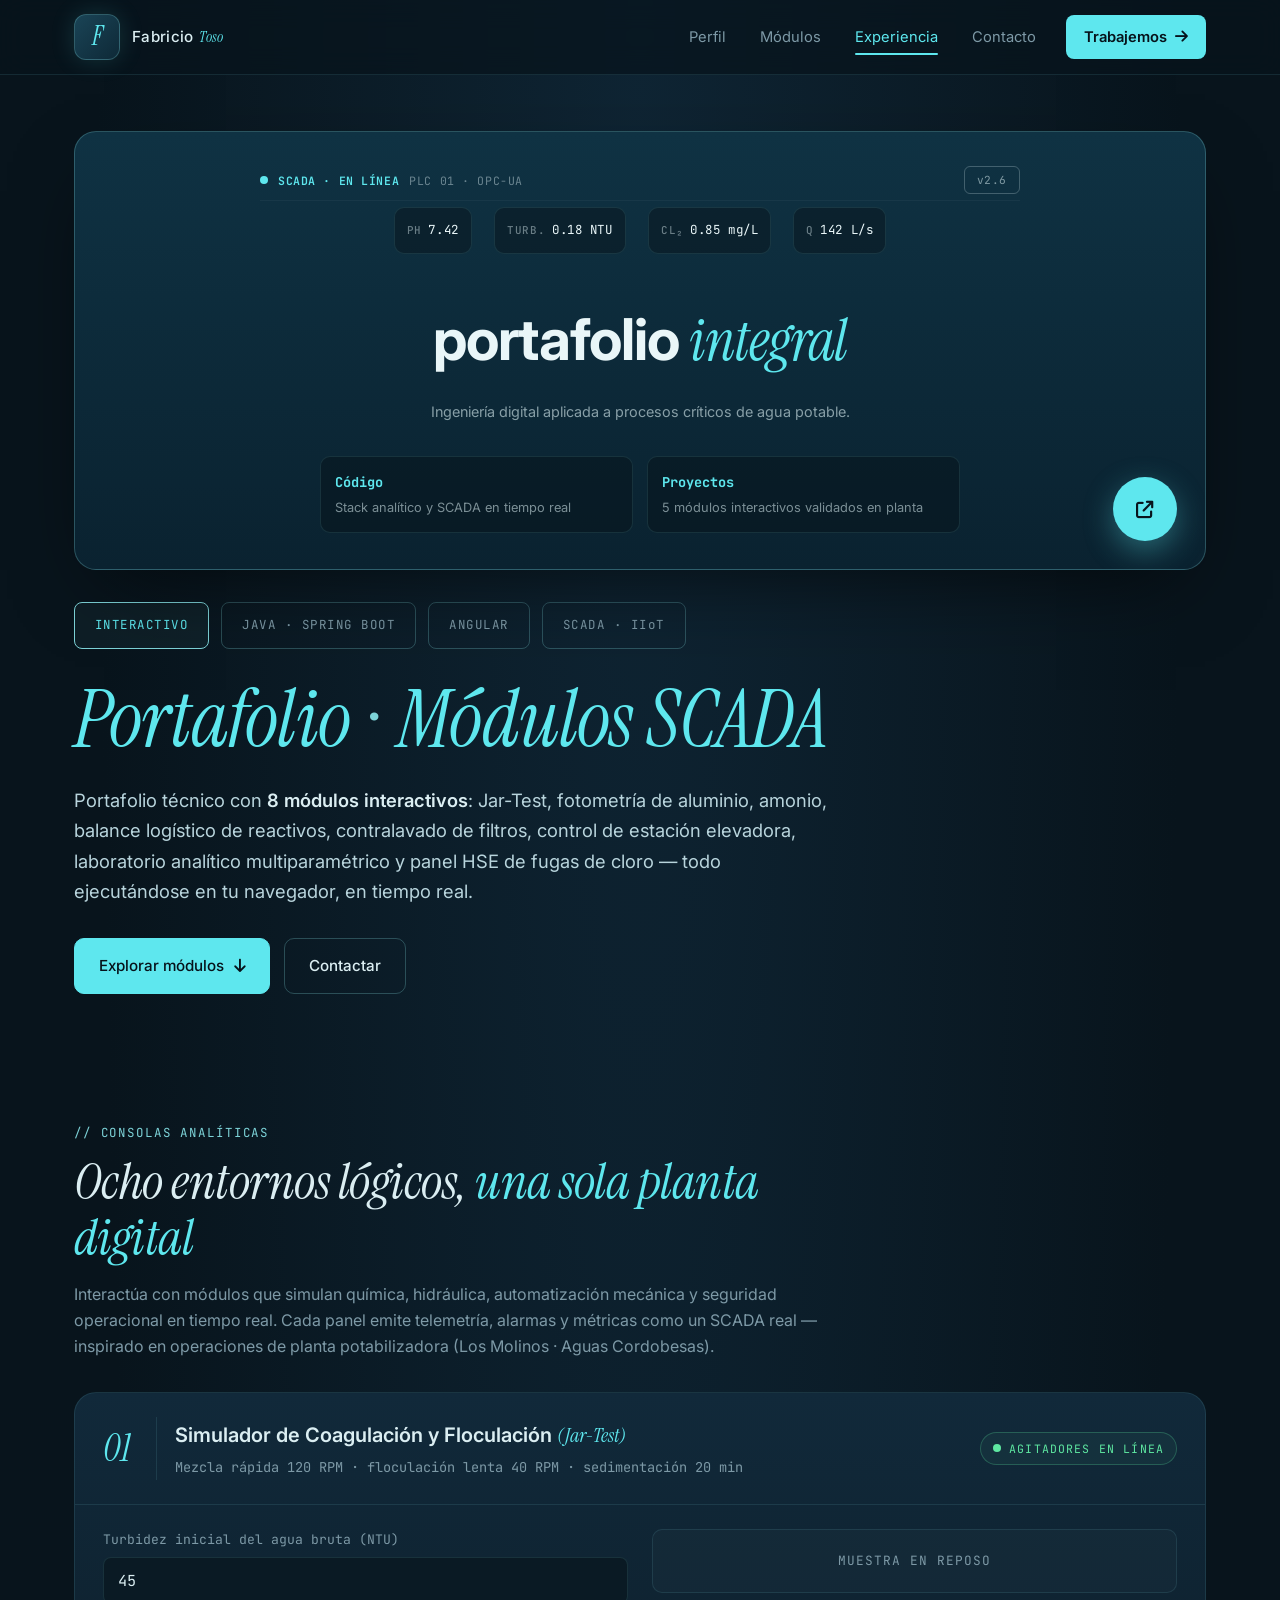
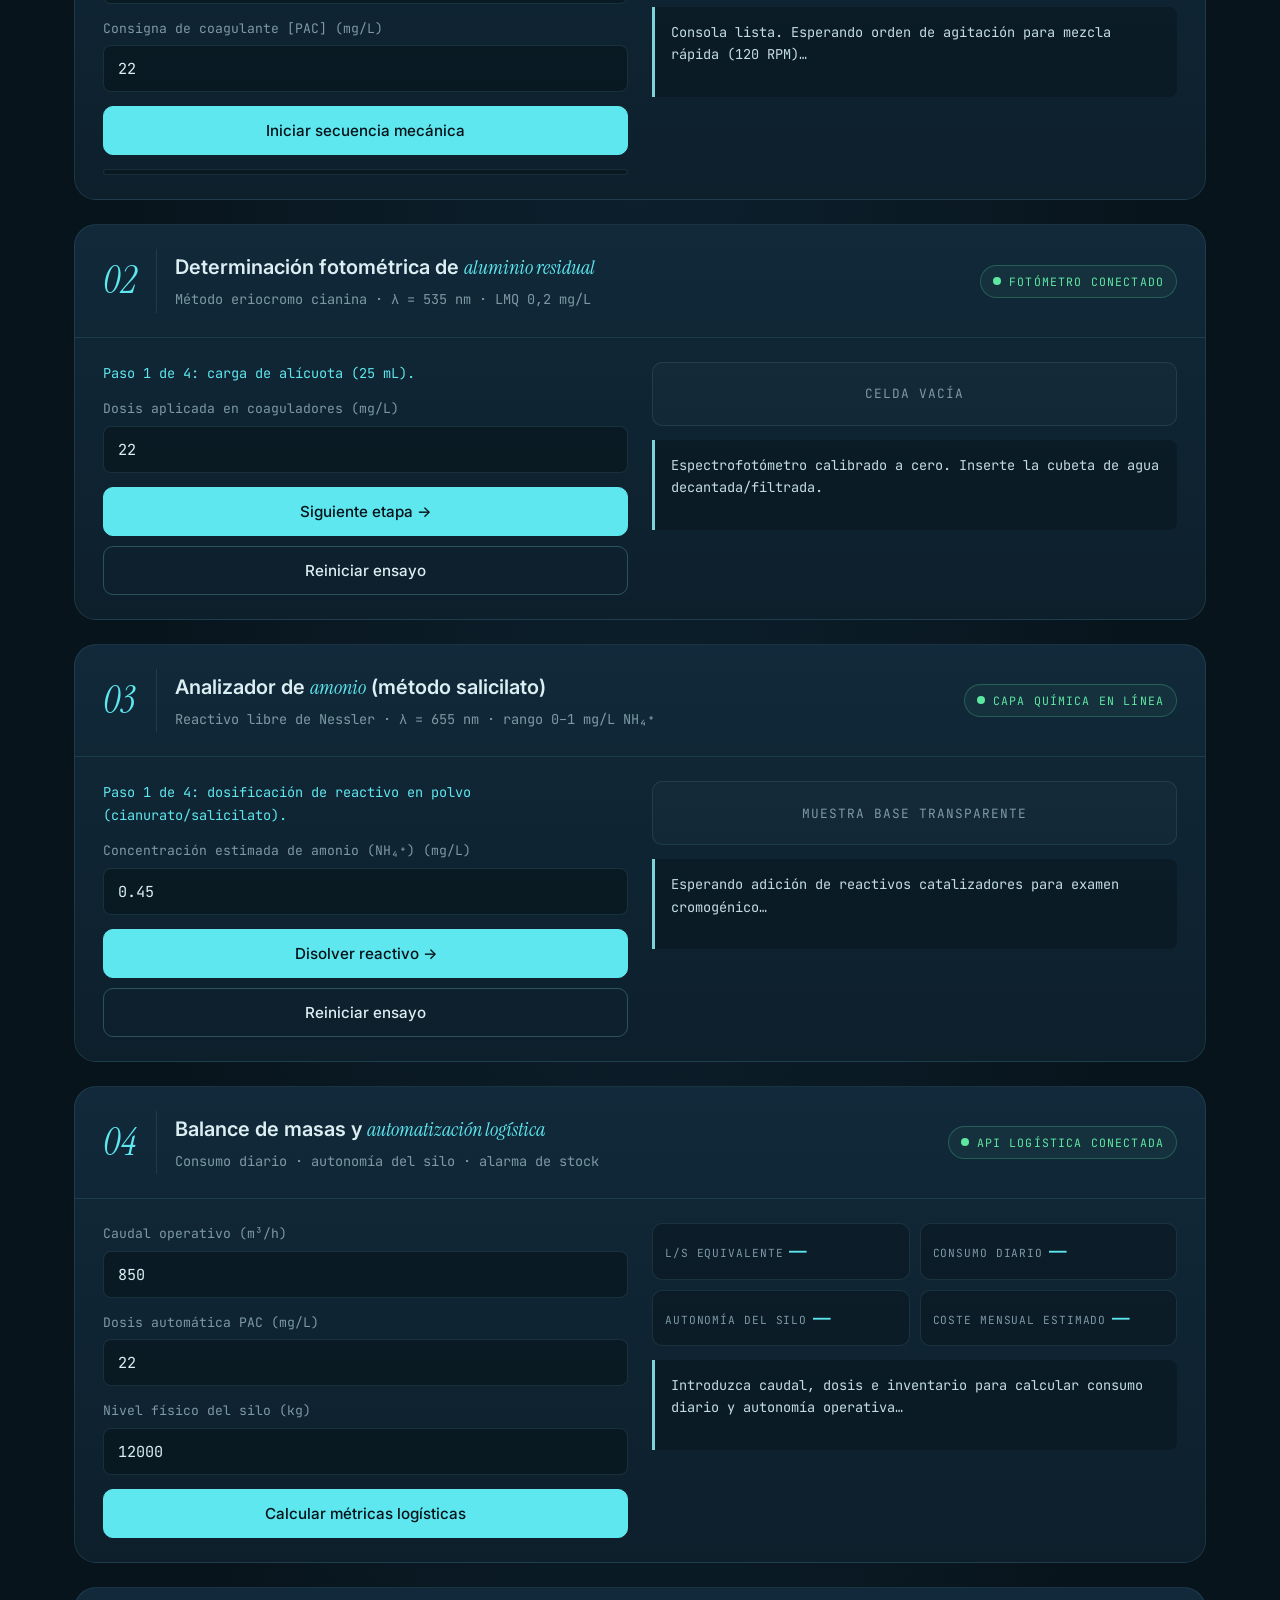
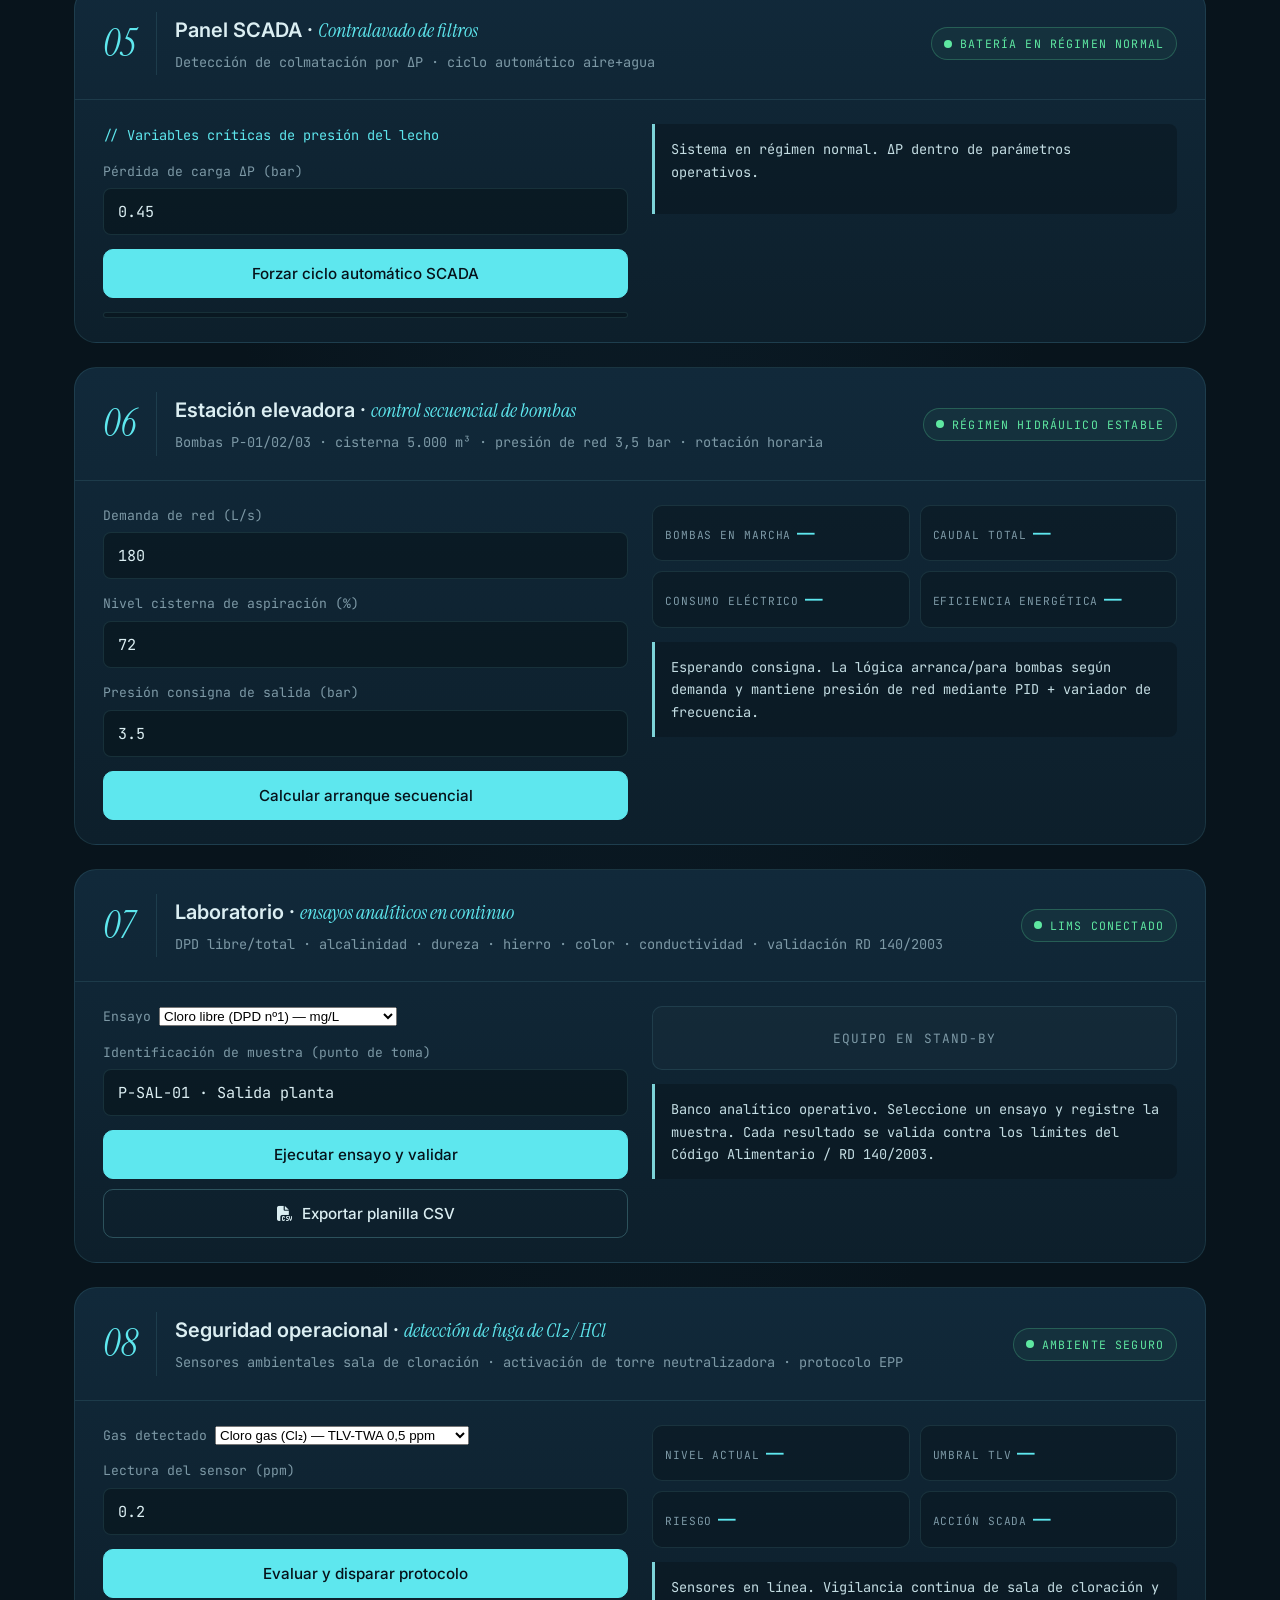
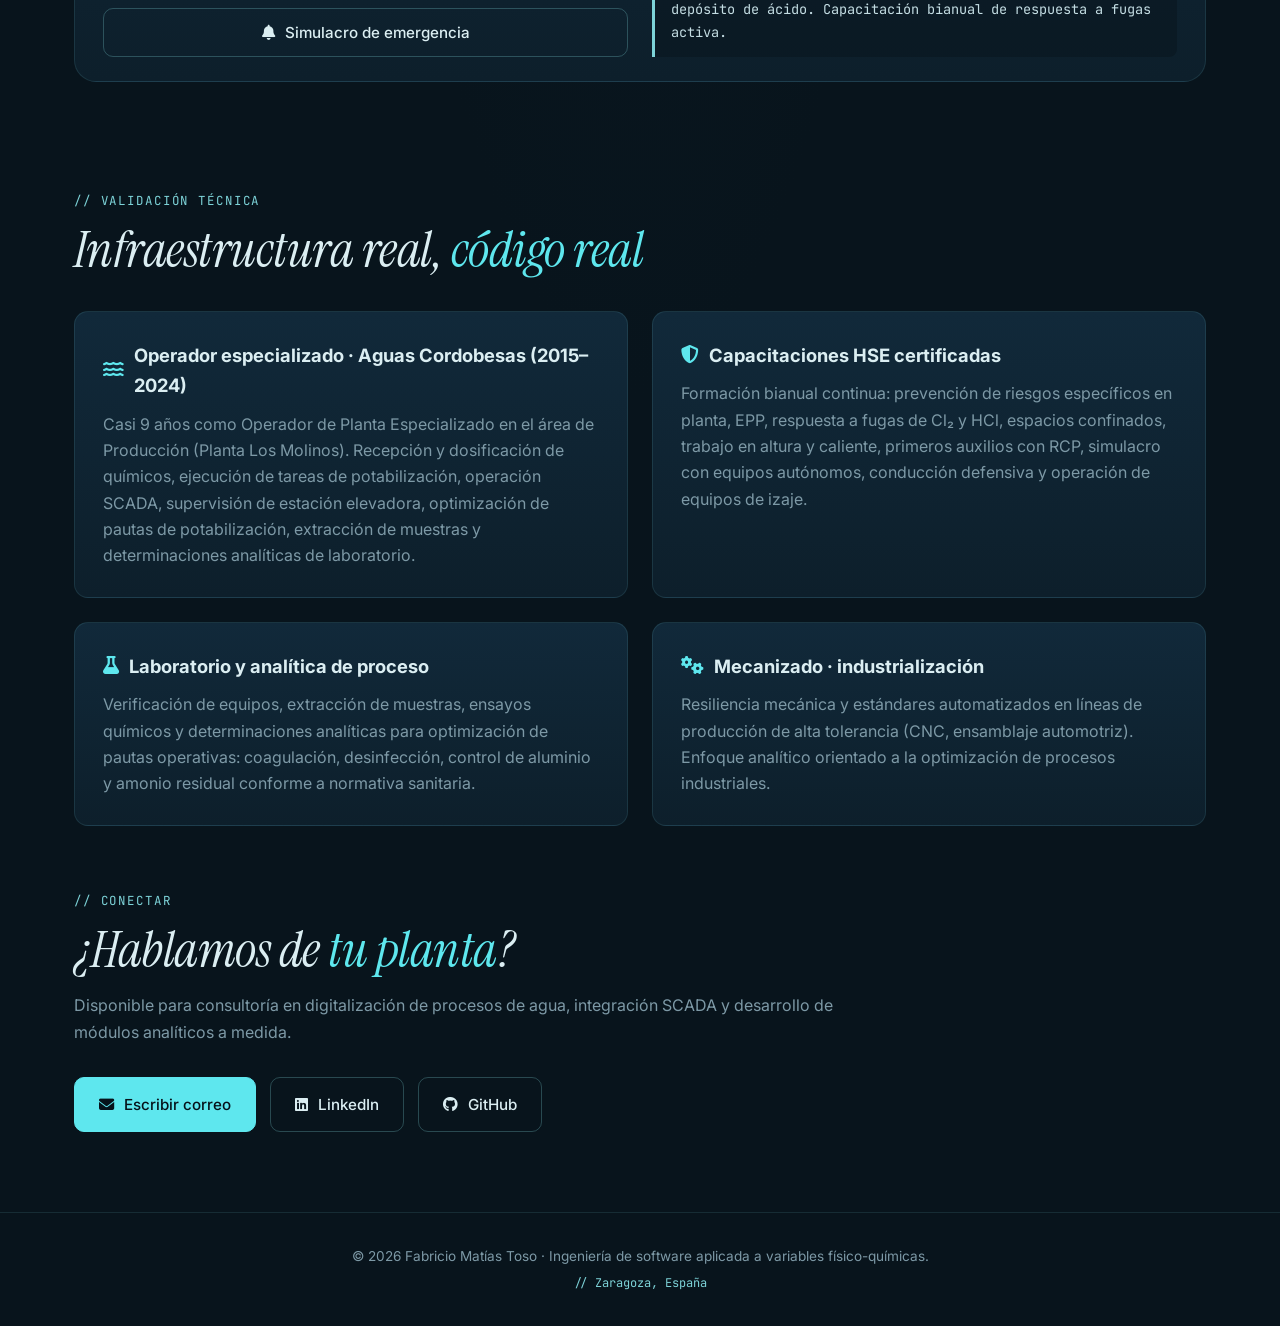
<file: index.html>
<!DOCTYPE html>
<html lang="es">
<head>
<meta charset="UTF-8" />
<meta name="viewport" content="width=device-width, initial-scale=1.0" />
<title>Fabricio Toso · Portafolio de Módulos SCADA — Automatización de Plantas de Agua</title>
<meta name="description" content="Portafolio técnico interactivo de Fabricio Toso: 8 módulos SCADA en tiempo real para potabilización — Jar-Test, fotometría Al, amonio, logística de reactivos, contralavado, estación elevadora, laboratorio analítico y seguridad operacional (HSE)." />
<meta name="author" content="Fabricio Matías Toso" />
<meta name="keywords" content="SCADA, potabilización, jar test, coagulación, aluminio residual, amonio, contralavado, estación elevadora, laboratorio agua, fuga de cloro, HSE, Aguas Cordobesas, Planta Los Molinos, automatización industrial, Zaragoza" />
<meta name="theme-color" content="#08141c" />
<link rel="canonical" href="/" />

<meta property="og:type" content="website" />
<meta property="og:title" content="Fabricio Toso · Portafolio de Módulos SCADA" />
<meta property="og:description" content="Cinco módulos SCADA interactivos para tratamiento de agua: Jar-Test, fotometría Al, amonio, inventario y contralavado." />
<meta property="og:url" content="/" />
<meta property="og:locale" content="es_ES" />
<meta name="twitter:card" content="summary_large_image" />
<meta name="twitter:title" content="Portafolio · Módulos SCADA — Fabricio Toso" />
<meta name="twitter:description" content="Portafolio técnico con 5 módulos SCADA interactivos para plantas potabilizadoras." />

<script type="application/ld+json">
{
  "@context":"https://schema.org","@type":"Person",
  "name":"Fabricio Matías Toso",
  "jobTitle":"Ingeniero de Automatización · Plantas de Agua",
  "address":{"@type":"PostalAddress","addressLocality":"Zaragoza","addressCountry":"ES"},
  "knowsAbout":["SCADA","Potabilización","Coagulación","Jar Test","Fotometría","Automatización Industrial","Java","Angular"],
  "url":"/"
}
</script>

<link rel="preconnect" href="https://fonts.googleapis.com" />
<link rel="preconnect" href="https://fonts.gstatic.com" crossorigin />
<link href="https://fonts.googleapis.com/css2?family=Instrument+Serif:ital@0;1&family=Inter:wght@300;400;500;600;700&family=JetBrains+Mono:wght@400;500;600&display=swap" rel="stylesheet" />
<link rel="stylesheet" href="https://cdnjs.cloudflare.com/ajax/libs/font-awesome/6.5.1/css/all.min.css" />
<link rel="stylesheet" href="styles.css" />
</head>
<body>

<a class="skip-link" href="#contenido">Saltar al contenido</a>

<!-- Barra de progreso de lectura -->
<div class="scroll-progress" id="scrollProgress" aria-hidden="true"></div>

<header class="site-header" role="banner">
  <div class="container nav">
    <a href="#inicio" class="brand" aria-label="Fabricio Toso — Inicio">
      <span class="brand-logo">F</span>
      <span class="brand-text">Fabricio<em>Toso</em></span>
    </a>

    <nav class="primary-nav" id="primaryNav" aria-label="Navegación principal">
      <a href="#perfil" data-nav>Perfil</a>
      <a href="#modulos" data-nav>Módulos</a>
      <a href="#experiencia" data-nav>Experiencia</a>
      <a href="#contacto" data-nav>Contacto</a>
      <a href="#contacto" class="nav-cta">Trabajemos <i class="fa-solid fa-arrow-right"></i></a>
    </nav>

    <button class="menu-toggle" id="menuToggle" aria-label="Abrir menú" aria-expanded="false" aria-controls="primaryNav">
      <span class="bars"><span></span><span></span><span></span></span>
    </button>
  </div>
</header>

<!-- Overlay para menú móvil -->
<div class="menu-overlay" id="menuOverlay" aria-hidden="true"></div>

<main id="contenido" class="container">

  <!-- HERO -->
  <section class="hero" id="inicio">
    <div class="preview-card">
      <div class="preview-inner">
        <div class="preview-top" role="status" aria-label="Estado del sistema SCADA">
          <span class="status-dot" aria-hidden="true"></span>
          <span class="status-label">SCADA · EN LÍNEA</span>
          <span class="status-meta">PLC&nbsp;01 · OPC-UA</span>
          <span class="pill">v2.6</span>
        </div>
        <div class="preview-nav" aria-label="Telemetría en vivo">
          <span class="kpi"><b>pH</b> 7.42</span>
          <span class="kpi"><b>Turb.</b> 0.18 NTU</span>
          <span class="kpi"><b>Cl₂</b> 0.85 mg/L</span>
          <span class="kpi"><b>Q</b> 142 L/s</span>
        </div>
        <h2 class="preview-title">portafolio <em>integral</em></h2>
        <p class="preview-sub">Ingeniería digital aplicada a procesos críticos de agua potable.</p>
        <div class="preview-cards">
          <div class="mini-card"><strong>Código</strong><p>Stack analítico y SCADA en tiempo real</p></div>
          <div class="mini-card"><strong>Proyectos</strong><p>5 módulos interactivos validados en planta</p></div>
        </div>
      </div>
      <button class="circle-arrow" aria-label="Ver módulos"><i class="fa-solid fa-arrow-up-right-from-square"></i></button>
    </div>

    <div class="tags" id="perfil">
      <span class="tag tag--accent">INTERACTIVO</span>
      <span class="tag">JAVA · SPRING BOOT</span>
      <span class="tag">ANGULAR</span>
      <span class="tag">SCADA · IIoT</span>
    </div>

    <h1 class="display">Portafolio<span class="dot">·</span><em>Módulos SCADA</em></h1>
<p class="lead">Portafolio técnico con <strong>8 módulos interactivos</strong>: Jar-Test, fotometría de aluminio, amonio, balance logístico de reactivos, contralavado de filtros, control de estación elevadora, laboratorio analítico multiparamétrico y panel HSE de fugas de cloro — todo ejecutándose en tu navegador, en tiempo real.</p>

    <div class="hero-actions">
      <a href="#modulos" class="btn btn-primary">Explorar módulos <i class="fa-solid fa-arrow-down"></i></a>
      <a href="#contacto" class="btn btn-ghost">Contactar</a>
    </div>
  </section>

  <!-- MÓDULOS -->
  <section id="modulos" class="modules">
    <header class="section-head">
      <span class="kicker">// Consolas analíticas</span>
      <h2 class="section-title">Ocho entornos lógicos, <em>una sola planta digital</em></h2>
      <p>Interactúa con módulos que simulan química, hidráulica, automatización mecánica y seguridad operacional en tiempo real. Cada panel emite telemetría, alarmas y métricas como un SCADA real — inspirado en operaciones de planta potabilizadora (Los Molinos · Aguas Cordobesas).</p>
    </header>

    <!-- M01 -->
    <article class="module" data-module="jar">
      <header class="module-head">
        <span class="m-num">01</span>
        <div>
          <h3>Simulador de Coagulación y Floculación <em>(Jar-Test)</em></h3>
          <p class="m-sub">Mezcla rápida 120 RPM · floculación lenta 40 RPM · sedimentación 20 min</p>
        </div>
        <span class="status ok"><span class="dot-pulse"></span>AGITADORES EN LÍNEA</span>
      </header>
      <div class="module-body grid-2">
        <div class="controls">
          <label>Turbidez inicial del agua bruta (NTU)
            <input type="number" id="jar-ntu" value="45" min="1" max="500" />
          </label>
          <label>Consigna de coagulante [PAC] (mg/L)
            <input type="number" id="jar-pac" value="22" min="0" max="120" step="0.5" />
          </label>
          <button class="btn btn-primary full" id="jar-run">Iniciar secuencia mecánica</button>
          <div class="bar"><div class="bar-fill" id="jar-bar"></div></div>
        </div>
        <div class="readout">
          <div class="vial" id="jar-vial">MUESTRA EN REPOSO</div>
          <div class="log" id="jar-log">Consola lista. Esperando orden de agitación para mezcla rápida (120 RPM)…</div>
        </div>
      </div>
    </article>

    <!-- M02 -->
    <article class="module" data-module="al">
      <header class="module-head">
        <span class="m-num">02</span>
        <div>
          <h3>Determinación fotométrica de <em>aluminio residual</em></h3>
          <p class="m-sub">Método eriocromo cianina · λ = 535 nm · LMQ 0,2 mg/L</p>
        </div>
        <span class="status ok"><span class="dot-pulse"></span>FOTÓMETRO CONECTADO</span>
      </header>
      <div class="module-body grid-2">
        <div class="controls">
          <p class="step" id="al-step">Paso 1 de 4: carga de alícuota (25 mL).</p>
          <label>Dosis aplicada en coaguladores (mg/L)
            <input type="number" id="al-dose" value="22" min="0" max="120" step="0.5" />
          </label>
          <button class="btn btn-primary full" id="al-next">Siguiente etapa →</button>
          <button class="btn btn-ghost full" id="al-reset" type="button">Reiniciar ensayo</button>
        </div>
        <div class="readout">
          <div class="vial" id="al-vial">CELDA VACÍA</div>
          <div class="log" id="al-log">Espectrofotómetro calibrado a cero. Inserte la cubeta de agua decantada/filtrada.</div>
        </div>
      </div>
    </article>

    <!-- M03 -->
    <article class="module" data-module="nh">
      <header class="module-head">
        <span class="m-num">03</span>
        <div>
          <h3>Analizador de <em>amonio</em> (método salicilato)</h3>
          <p class="m-sub">Reactivo libre de Nessler · λ = 655 nm · rango 0–1 mg/L NH₄⁺</p>
        </div>
        <span class="status ok"><span class="dot-pulse"></span>CAPA QUÍMICA EN LÍNEA</span>
      </header>
      <div class="module-body grid-2">
        <div class="controls">
          <p class="step" id="nh-step">Paso 1 de 4: dosificación de reactivo en polvo (cianurato/salicilato).</p>
          <label>Concentración estimada de amonio (NH₄⁺) (mg/L)
            <input type="number" id="nh-c" value="0.45" min="0" max="5" step="0.01" />
          </label>
          <button class="btn btn-primary full" id="nh-next">Disolver reactivo →</button>
          <button class="btn btn-ghost full" id="nh-reset" type="button">Reiniciar ensayo</button>
        </div>
        <div class="readout">
          <div class="vial" id="nh-vial">MUESTRA BASE TRANSPARENTE</div>
          <div class="log" id="nh-log">Esperando adición de reactivos catalizadores para examen cromogénico…</div>
        </div>
      </div>
    </article>

    <!-- M04 -->
    <article class="module" data-module="log">
      <header class="module-head">
        <span class="m-num">04</span>
        <div>
          <h3>Balance de masas y <em>automatización logística</em></h3>
          <p class="m-sub">Consumo diario · autonomía del silo · alarma de stock</p>
        </div>
        <span class="status ok"><span class="dot-pulse"></span>API LOGÍSTICA CONECTADA</span>
      </header>
      <div class="module-body grid-2">
        <div class="controls">
          <label>Caudal operativo (m³/h)<input type="number" id="lg-q" value="850" min="0" /></label>
          <label>Dosis automática PAC (mg/L)<input type="number" id="lg-d" value="22" step="0.5" min="0" /></label>
          <label>Nivel físico del silo (kg)<input type="number" id="lg-s" value="12000" min="0" /></label>
          <button class="btn btn-primary full" id="lg-run">Calcular métricas logísticas</button>
        </div>
        <div class="readout">
          <div class="kpis" id="lg-kpis">
            <div class="kpi"><span>L/s equivalente</span><strong>—</strong></div>
            <div class="kpi"><span>Consumo diario</span><strong>—</strong></div>
            <div class="kpi"><span>Autonomía del silo</span><strong>—</strong></div>
            <div class="kpi"><span>Coste mensual estimado</span><strong>—</strong></div>
          </div>
          <div class="log" id="lg-log">Introduzca caudal, dosis e inventario para calcular consumo diario y autonomía operativa…</div>
        </div>
      </div>
    </article>

    <!-- M05 -->
    <article class="module" data-module="bw">
      <header class="module-head">
        <span class="m-num">05</span>
        <div>
          <h3>Panel SCADA · <em>Contralavado de filtros</em></h3>
          <p class="m-sub">Detección de colmatación por ΔP · ciclo automático aire+agua</p>
        </div>
        <span class="status ok" id="bw-status"><span class="dot-pulse"></span>BATERÍA EN RÉGIMEN NORMAL</span>
      </header>
      <div class="module-body grid-2">
        <div class="controls">
          <p class="step">// Variables críticas de presión del lecho</p>
          <label>Pérdida de carga ΔP (bar)
            <input type="number" id="bw-dp" value="0.45" min="0" max="2" step="0.01" />
          </label>
          <button class="btn btn-primary full" id="bw-run">Forzar ciclo automático SCADA</button>
          <div class="bar"><div class="bar-fill" id="bw-bar"></div></div>
        </div>
        <div class="readout">
          <div class="log" id="bw-log">Sistema en régimen normal. ΔP dentro de parámetros operativos.</div>
        </div>
      </div>
    </article>

    <!-- M06 · Estación Elevadora -->
    <article class="module" data-module="ps">
      <header class="module-head">
        <span class="m-num">06</span>
        <div>
          <h3>Estación elevadora · <em>control secuencial de bombas</em></h3>
          <p class="m-sub">Bombas P-01/02/03 · cisterna 5.000 m³ · presión de red 3,5 bar · rotación horaria</p>
        </div>
        <span class="status ok" id="ps-status"><span class="dot-pulse"></span>RÉGIMEN HIDRÁULICO ESTABLE</span>
      </header>
      <div class="module-body grid-2">
        <div class="controls">
          <label>Demanda de red (L/s)
            <input type="number" id="ps-q" value="180" min="0" max="600" />
          </label>
          <label>Nivel cisterna de aspiración (%)
            <input type="number" id="ps-lvl" value="72" min="0" max="100" />
          </label>
          <label>Presión consigna de salida (bar)
            <input type="number" id="ps-p" value="3.5" min="0" max="8" step="0.1" />
          </label>
          <button class="btn btn-primary full" id="ps-run">Calcular arranque secuencial</button>
        </div>
        <div class="readout">
          <div class="kpis" id="ps-kpis">
            <div class="kpi"><span>Bombas en marcha</span><strong>—</strong></div>
            <div class="kpi"><span>Caudal total</span><strong>—</strong></div>
            <div class="kpi"><span>Consumo eléctrico</span><strong>—</strong></div>
            <div class="kpi"><span>Eficiencia energética</span><strong>—</strong></div>
          </div>
          <div class="log" id="ps-log">Esperando consigna. La lógica arranca/para bombas según demanda y mantiene presión de red mediante PID + variador de frecuencia.</div>
        </div>
      </div>
    </article>

    <!-- M07 · Laboratorio analítico multiparamétrico -->
    <article class="module" data-module="lab">
      <header class="module-head">
        <span class="m-num">07</span>
        <div>
          <h3>Laboratorio · <em>ensayos analíticos en continuo</em></h3>
          <p class="m-sub">DPD libre/total · alcalinidad · dureza · hierro · color · conductividad · validación RD 140/2003</p>
        </div>
        <span class="status ok"><span class="dot-pulse"></span>LIMS CONECTADO</span>
      </header>
      <div class="module-body grid-2">
        <div class="controls">
          <label>Ensayo
            <select id="lab-test">
              <option value="cl">Cloro libre (DPD nº1) — mg/L</option>
              <option value="clt">Cloro total (DPD nº3) — mg/L</option>
              <option value="alk">Alcalinidad total — mg CaCO₃/L</option>
              <option value="hard">Dureza total (EDTA) — mg CaCO₃/L</option>
              <option value="fe">Hierro total (TPTZ) — mg/L</option>
              <option value="col">Color verdadero — mg Pt-Co/L</option>
              <option value="cond">Conductividad — µS/cm</option>
            </select>
          </label>
          <label>Identificación de muestra (punto de toma)
            <input type="text" id="lab-id" value="P-SAL-01 · Salida planta" />
          </label>
          <button class="btn btn-primary full" id="lab-run">Ejecutar ensayo y validar</button>
          <button class="btn btn-ghost full" id="lab-csv" type="button"><i class="fa-solid fa-file-csv"></i> Exportar planilla CSV</button>
        </div>
        <div class="readout">
          <div class="vial" id="lab-vial">EQUIPO EN STAND-BY</div>
          <div class="log" id="lab-log">Banco analítico operativo. Seleccione un ensayo y registre la muestra. Cada resultado se valida contra los límites del Código Alimentario / RD 140/2003.</div>
        </div>
      </div>
    </article>

    <!-- M08 · HSE · fuga de cloro -->
    <article class="module" data-module="hse">
      <header class="module-head">
        <span class="m-num">08</span>
        <div>
          <h3>Seguridad operacional · <em>detección de fuga de Cl₂ / HCl</em></h3>
          <p class="m-sub">Sensores ambientales sala de cloración · activación de torre neutralizadora · protocolo EPP</p>
        </div>
        <span class="status ok" id="hse-status"><span class="dot-pulse"></span>AMBIENTE SEGURO</span>
      </header>
      <div class="module-body grid-2">
        <div class="controls">
          <label>Gas detectado
            <select id="hse-gas">
              <option value="cl2">Cloro gas (Cl₂) — TLV-TWA 0,5 ppm</option>
              <option value="hcl">Ácido clorhídrico (HCl) — TLV-C 2 ppm</option>
            </select>
          </label>
          <label>Lectura del sensor (ppm)
            <input type="number" id="hse-ppm" value="0.2" min="0" max="50" step="0.1" />
          </label>
          <button class="btn btn-primary full" id="hse-run">Evaluar y disparar protocolo</button>
          <button class="btn btn-ghost full" id="hse-drill" type="button"><i class="fa-solid fa-bell"></i> Simulacro de emergencia</button>
        </div>
        <div class="readout">
          <div class="kpis" id="hse-kpis">
            <div class="kpi"><span>Nivel actual</span><strong>—</strong></div>
            <div class="kpi"><span>Umbral TLV</span><strong>—</strong></div>
            <div class="kpi"><span>Riesgo</span><strong>—</strong></div>
            <div class="kpi"><span>Acción SCADA</span><strong>—</strong></div>
          </div>
          <div class="log" id="hse-log">Sensores en línea. Vigilancia continua de sala de cloración y depósito de ácido. Capacitación bianual de respuesta a fugas activa.</div>
        </div>
      </div>
    </article>
  </section>

  <!-- EXPERIENCIA -->
  <section id="experiencia" class="exp">
    <header class="section-head">
      <span class="kicker">// Validación técnica</span>
      <h2 class="section-title">Infraestructura real, <em>código real</em></h2>
    </header>
    <div class="grid-2">
      <article class="card">
        <h3><i class="fa-solid fa-water"></i> Operador especializado · Aguas Cordobesas (2015–2024)</h3>
        <p>Casi 9 años como Operador de Planta Especializado en el área de Producción (Planta Los Molinos). Recepción y dosificación de químicos, ejecución de tareas de potabilización, operación SCADA, supervisión de estación elevadora, optimización de pautas de potabilización, extracción de muestras y determinaciones analíticas de laboratorio.</p>
      </article>
      <article class="card">
        <h3><i class="fa-solid fa-shield-halved"></i> Capacitaciones HSE certificadas</h3>
        <p>Formación bianual continua: prevención de riesgos específicos en planta, EPP, respuesta a fugas de Cl₂ y HCl, espacios confinados, trabajo en altura y caliente, primeros auxilios con RCP, simulacro con equipos autónomos, conducción defensiva y operación de equipos de izaje.</p>
      </article>
      <article class="card">
        <h3><i class="fa-solid fa-flask"></i> Laboratorio y analítica de proceso</h3>
        <p>Verificación de equipos, extracción de muestras, ensayos químicos y determinaciones analíticas para optimización de pautas operativas: coagulación, desinfección, control de aluminio y amonio residual conforme a normativa sanitaria.</p>
      </article>
      <article class="card">
        <h3><i class="fa-solid fa-gears"></i> Mecanizado · industrialización</h3>
        <p>Resiliencia mecánica y estándares automatizados en líneas de producción de alta tolerancia (CNC, ensamblaje automotriz). Enfoque analítico orientado a la optimización de procesos industriales.</p>
      </article>
    </div>
  </section>

  <!-- CONTACTO -->
  <section id="contacto" class="contact">
    <header class="section-head">
      <span class="kicker">// Conectar</span>
      <h2 class="section-title">¿Hablamos de <em>tu planta</em>?</h2>
      <p>Disponible para consultoría en digitalización de procesos de agua, integración SCADA y desarrollo de módulos analíticos a medida.</p>
    </header>
    <div class="contact-actions">
      <a href="mailto:fabricio@example.com" class="btn btn-primary"><i class="fa-solid fa-envelope"></i> Escribir correo</a>
      <a href="#" class="btn btn-ghost"><i class="fa-brands fa-linkedin"></i> LinkedIn</a>
      <a href="#" class="btn btn-ghost"><i class="fa-brands fa-github"></i> GitHub</a>
    </div>
  </section>
</main>

<button class="back-to-top" id="backToTop" aria-label="Volver arriba"><i class="fa-solid fa-arrow-up"></i></button>

<footer class="site-footer">
  <div class="container">
    <p>© 2026 Fabricio Matías Toso · Ingeniería de software aplicada a variables físico-químicas.</p>
    <p class="mono">// Zaragoza, España</p>
  </div>
</footer>

<script src="app.js" defer></script>
</body>
</html>
</file>
<file: styles.css>
/* ===== Portafolio SCADA — Fabricio Toso ===== */
:root{
  --bg:#08141c; --bg-2:#0d1f2b; --surface:#11293a; --surface-2:#143447;
  --line:rgba(125,211,216,0.12); --line-strong:rgba(125,211,216,0.28);
  --text:#dbeef2; --muted:#7d99a6;
  --accent:#7dd3d8; --accent-2:#39c6cf; --accent-bright:#5ee7ee;
  --ok:#5ee7a1; --warn:#ffc36b; --crit:#ff6b7a;
  --radius:14px; --radius-lg:22px; --maxw:1180px;
  --serif:'Instrument Serif', Georgia, serif;
  --sans:'Inter', system-ui, sans-serif;
  --mono:'JetBrains Mono', ui-monospace, monospace;
  --header-h:74px;
}
*{box-sizing:border-box;margin:0;padding:0}
html{scroll-behavior:smooth;scroll-padding-top:var(--header-h)}
body{
  font-family:var(--sans);
  background:radial-gradient(ellipse at top,#0e2433 0%,var(--bg) 60%);
  color:var(--text);line-height:1.65;-webkit-font-smoothing:antialiased;min-height:100vh;
}
body.menu-open{overflow:hidden}
.container{max-width:var(--maxw);margin:0 auto;padding:0 24px}
a{color:inherit;text-decoration:none}
em{font-family:var(--serif);font-style:italic;font-weight:400;color:var(--accent-bright)}

/* Accesibilidad */
.skip-link{
  position:absolute;left:-9999px;top:8px;background:var(--accent-bright);color:#06121a;
  padding:10px 16px;border-radius:8px;font-weight:600;z-index:100;
}
.skip-link:focus{left:16px}

/* Barra de progreso */
.scroll-progress{
  position:fixed;top:0;left:0;height:3px;width:0%;
  background:linear-gradient(90deg,var(--accent),var(--accent-bright));
  z-index:60;transition:width .1s linear;box-shadow:0 0 12px var(--accent-bright);
}

/* ===== Header ===== */
.site-header{
  position:sticky;top:0;z-index:50;
  backdrop-filter:blur(14px);-webkit-backdrop-filter:blur(14px);
  background:rgba(8,20,28,.72);
  border-bottom:1px solid var(--line);
  transition:background .3s, border-color .3s;
}
.site-header.scrolled{background:rgba(8,20,28,.92);border-bottom-color:var(--line-strong)}
.nav{display:flex;align-items:center;justify-content:space-between;padding:14px 24px;gap:16px;min-height:var(--header-h)}
.brand{display:flex;align-items:center;gap:12px}
.brand-logo{
  display:inline-flex;align-items:center;justify-content:center;
  width:46px;height:46px;border-radius:12px;
  background:linear-gradient(135deg,#1a4456,#0e2937);
  border:1px solid var(--line-strong);
  font-family:var(--serif);font-style:italic;font-size:1.6rem;
  color:var(--accent-bright);box-shadow:0 0 24px rgba(94,231,238,.15);
}
.brand-text{font-size:.95rem;font-weight:500;letter-spacing:.02em;display:none}
.brand-text em{margin-left:6px}
@media(min-width:520px){.brand-text{display:inline}}

/* Nav escritorio */
.primary-nav{display:none;align-items:center;gap:6px}
.primary-nav a{
  position:relative;padding:10px 14px;font-size:.92rem;color:var(--muted);
  border-radius:8px;transition:color .2s, background .2s;
}
.primary-nav a:not(.nav-cta):hover{color:var(--text);background:rgba(125,211,216,.06)}
.primary-nav a:not(.nav-cta).active{color:var(--accent-bright)}
.primary-nav a:not(.nav-cta).active::after{
  content:"";position:absolute;left:14px;right:14px;bottom:4px;height:2px;
  background:var(--accent-bright);border-radius:2px;
}
.nav-cta{
  margin-left:10px;background:var(--accent-bright);color:#06121a !important;
  padding:10px 18px !important;font-weight:600;border-radius:10px;
  display:inline-flex;align-items:center;gap:8px;
  transition:transform .2s, box-shadow .2s !important;
}
.nav-cta:hover{transform:translateY(-1px);box-shadow:0 8px 22px rgba(94,231,238,.35);background:var(--accent-bright) !important}

/* Toggle hamburguesa animado */
.menu-toggle{
  background:rgba(125,211,216,.05);border:1px solid var(--line-strong);
  color:var(--text);width:46px;height:46px;border-radius:12px;cursor:pointer;
  display:flex;align-items:center;justify-content:center;
}
.bars{position:relative;width:20px;height:14px}
.bars span{
  position:absolute;left:0;right:0;height:2px;background:var(--accent-bright);border-radius:2px;
  transition:transform .3s, top .3s, opacity .2s;
}
.bars span:nth-child(1){top:0}
.bars span:nth-child(2){top:6px}
.bars span:nth-child(3){top:12px}
.menu-toggle[aria-expanded="true"] .bars span:nth-child(1){top:6px;transform:rotate(45deg)}
.menu-toggle[aria-expanded="true"] .bars span:nth-child(2){opacity:0}
.menu-toggle[aria-expanded="true"] .bars span:nth-child(3){top:6px;transform:rotate(-45deg)}

@media(min-width:880px){
  .primary-nav{display:flex}
  .menu-toggle{display:none}
}

/* Overlay + drawer móvil */
.menu-overlay{
  position:fixed;inset:0;background:rgba(4,10,14,.6);backdrop-filter:blur(4px);
  opacity:0;pointer-events:none;transition:opacity .3s;z-index:40;
}
.menu-overlay.show{opacity:1;pointer-events:auto}

@media(max-width:879px){
  .primary-nav{
    display:flex;flex-direction:column;align-items:stretch;gap:4px;
    position:fixed;top:0;right:0;bottom:0;width:min(86%,340px);
    background:linear-gradient(180deg,#0d2231,#08141c);
    border-left:1px solid var(--line-strong);
    padding:96px 22px 28px;z-index:45;
    transform:translateX(100%);transition:transform .35s cubic-bezier(.4,0,.2,1);
    box-shadow:-20px 0 60px rgba(0,0,0,.5);
  }
  .primary-nav.open{transform:translateX(0)}
  .primary-nav a{
    padding:16px 18px;font-size:1.05rem;border-radius:10px;
    border:1px solid transparent;display:flex;align-items:center;justify-content:space-between;
  }
  .primary-nav a:not(.nav-cta){border-color:var(--line);color:var(--text)}
  .primary-nav a:not(.nav-cta).active{
    border-color:var(--accent);background:rgba(125,211,216,.08);color:var(--accent-bright);
  }
  .primary-nav a:not(.nav-cta).active::after{display:none}
  .nav-cta{margin-top:14px;justify-content:center}
}

/* ===== Hero ===== */
.hero{padding:56px 0 40px}
.preview-card{
  position:relative;background:linear-gradient(180deg,#0f3243,#0a2230);
  border:1px solid var(--line-strong);border-radius:var(--radius-lg);
  padding:28px 28px 36px;overflow:hidden;margin-bottom:32px;
  box-shadow:0 30px 80px -30px rgba(0,0,0,.7);
}
.preview-inner{max-width:760px;margin:0 auto;text-align:center;color:#bfe1e8}
.preview-top,.preview-nav{
  display:flex;justify-content:space-between;align-items:center;gap:10px;flex-wrap:wrap;
  font-size:.72rem;color:rgba(219,238,242,.55);
  font-family:var(--mono);letter-spacing:.05em;
  padding:6px 0;border-bottom:1px solid rgba(255,255,255,.04);
}
.preview-nav{border:none;margin-bottom:32px;justify-content:center;gap:18px 22px}
.pill{border:1px solid rgba(219,238,242,.25);padding:4px 12px;border-radius:6px;font-size:.7rem}
.pill.ghost{background:transparent}
.status-dot{width:8px;height:8px;border-radius:50%;background:var(--accent-bright);box-shadow:0 0 0 0 rgba(125,211,216,.7);animation:dot-pulse 1.8s infinite}
.status-label{color:var(--accent-bright);font-weight:600}
.status-meta{color:rgba(219,238,242,.45);margin-right:auto}
.kpi{display:inline-flex;align-items:baseline;gap:6px;color:#e9f6f8;font-size:.78rem}
.kpi b{color:rgba(219,238,242,.45);font-weight:500;font-size:.68rem;text-transform:uppercase;letter-spacing:.08em}
@keyframes dot-pulse{0%{box-shadow:0 0 0 0 rgba(125,211,216,.55)}70%{box-shadow:0 0 0 8px rgba(125,211,216,0)}100%{box-shadow:0 0 0 0 rgba(125,211,216,0)}}
.preview-title{font-size:clamp(2rem,6vw,3.6rem);font-weight:700;letter-spacing:-.02em;margin:18px 0 12px;color:#e9f6f8}
.preview-title em{color:var(--accent-bright)}
.preview-sub{color:rgba(219,238,242,.6);font-size:.9rem;max-width:420px;margin:0 auto 32px}
.preview-cards{display:grid;grid-template-columns:1fr;gap:14px;max-width:640px;margin:0 auto}
@media(min-width:640px){.preview-cards{grid-template-columns:1fr 1fr}}
.mini-card{
  background:rgba(8,20,28,.55);border:1px solid var(--line);
  border-radius:10px;padding:14px;text-align:left;
}
.mini-card strong{display:block;color:var(--accent-bright);font-size:.85rem;margin-bottom:4px;font-family:var(--mono)}
.mini-card p{font-size:.8rem;color:rgba(219,238,242,.55);margin:0}
.circle-arrow{
  position:absolute;right:28px;bottom:28px;
  width:64px;height:64px;border-radius:50%;
  background:var(--accent-bright);color:#08141c;
  border:none;cursor:pointer;font-size:1.1rem;
  display:flex;align-items:center;justify-content:center;
  box-shadow:0 10px 30px rgba(94,231,238,.35);transition:transform .3s;
}
.circle-arrow:hover{transform:scale(1.08) rotate(-8deg)}

.tags{display:flex;flex-wrap:wrap;gap:12px;margin:0 0 28px}
.tag{
  font-family:var(--mono);font-size:.78rem;letter-spacing:.12em;
  color:var(--muted);border:1px solid var(--line-strong);
  padding:12px 20px;border-radius:8px;background:transparent;
}
.tag--accent{color:var(--accent-bright);border-color:var(--accent);background:rgba(125,211,216,.05)}

.display{
  font-family:var(--serif);font-style:italic;font-weight:400;
  font-size:clamp(2.6rem,7vw,5rem);line-height:1.05;letter-spacing:-.01em;
  color:var(--accent-bright);margin:8px 0 24px;
}
.display .dot{display:inline-block;margin:0 .25em;color:var(--accent);font-style:normal}
.lead{font-size:1.15rem;color:#b8d4dc;max-width:760px;margin-bottom:32px}
.lead strong{color:var(--text);font-weight:600}
.hero-actions{display:flex;flex-wrap:wrap;gap:14px;margin-bottom:24px}

/* ===== Botones ===== */
.btn{
  display:inline-flex;align-items:center;justify-content:center;gap:10px;
  padding:14px 24px;border-radius:10px;font-weight:500;
  font-family:var(--sans);font-size:.95rem;cursor:pointer;
  border:1px solid transparent;transition:all .2s ease;text-decoration:none;
}
.btn-primary{background:var(--accent-bright);color:#06121a;border-color:var(--accent-bright)}
.btn-primary:hover{background:var(--accent);box-shadow:0 8px 24px rgba(94,231,238,.3);transform:translateY(-1px)}
.btn-ghost{background:transparent;color:var(--text);border-color:var(--line-strong)}
.btn-ghost:hover{border-color:var(--accent);color:var(--accent-bright)}
.btn.full{width:100%}
.btn:disabled{opacity:.5;cursor:not-allowed;transform:none!important;box-shadow:none!important}

/* ===== Encabezados de sección ===== */
.section-head{margin:60px 0 32px;max-width:760px}
.kicker{font-family:var(--mono);font-size:.78rem;color:var(--accent);letter-spacing:.15em;text-transform:uppercase}
.section-title{
  font-family:var(--serif);font-style:italic;font-weight:400;
  font-size:clamp(2rem,4.5vw,3.2rem);line-height:1.1;
  color:var(--text);margin:10px 0 14px;letter-spacing:-.01em;
}
.section-title em{color:var(--accent-bright)}
.section-head p{color:var(--muted)}

/* ===== Módulos ===== */
.modules{padding-bottom:20px}
.module{
  background:linear-gradient(180deg,var(--surface),var(--bg-2));
  border:1px solid var(--line);border-radius:var(--radius-lg);
  margin-bottom:24px;overflow:hidden;transition:border-color .25s, transform .25s;
}
.module:hover{border-color:var(--line-strong)}
.module-head{
  display:grid;grid-template-columns:auto 1fr;gap:18px;align-items:center;
  padding:24px 28px;border-bottom:1px solid var(--line);
}
.module-head .status{grid-column:1/-1}
@media(min-width:780px){
  .module-head{grid-template-columns:auto 1fr auto}
  .module-head .status{grid-column:auto}
}
.m-num{
  font-family:var(--serif);font-style:italic;font-size:2.4rem;
  color:var(--accent-bright);min-width:54px;
  border-right:1px solid var(--line);padding-right:18px;
}
.module-head h3{font-size:1.25rem;font-weight:600;color:var(--text);margin-bottom:4px}
.m-sub{font-size:.85rem;color:var(--muted);margin:0;font-family:var(--mono)}
.status{
  display:inline-flex;align-items:center;gap:8px;
  font-family:var(--mono);font-size:.72rem;letter-spacing:.1em;
  color:var(--ok);padding:6px 12px;border:1px solid rgba(94,231,161,.25);
  border-radius:999px;background:rgba(94,231,161,.05);white-space:nowrap;
}
.status.warn{color:var(--warn);border-color:rgba(255,195,107,.3);background:rgba(255,195,107,.05)}
.status.crit{color:var(--crit);border-color:rgba(255,107,122,.3);background:rgba(255,107,122,.05)}
.dot-pulse{width:8px;height:8px;border-radius:50%;background:currentColor;animation:pulse 1.6s infinite}
@keyframes pulse{0%,100%{opacity:.35}50%{opacity:1;box-shadow:0 0 8px currentColor}}

.module-body{padding:24px 28px}
.grid-2{display:grid;grid-template-columns:1fr;gap:24px}
@media(min-width:820px){.grid-2{grid-template-columns:1fr 1fr}}

.controls label{display:block;font-size:.82rem;color:var(--muted);margin-bottom:14px;font-family:var(--mono)}
.controls input{
  display:block;width:100%;margin-top:6px;
  background:rgba(8,20,28,.6);border:1px solid var(--line);border-radius:8px;
  padding:12px 14px;color:var(--text);
  font-family:var(--mono);font-size:.95rem;transition:border-color .2s;
}
.controls input:focus{outline:none;border-color:var(--accent);box-shadow:0 0 0 3px rgba(125,211,216,.1)}
.controls .btn+.btn{margin-top:10px}
.step{font-size:.85rem;color:var(--accent-bright);font-family:var(--mono);margin-bottom:14px}

.bar{height:6px;background:rgba(8,20,28,.6);border-radius:999px;overflow:hidden;margin-top:14px;border:1px solid var(--line)}
.bar-fill{height:100%;width:0;background:linear-gradient(90deg,var(--accent),var(--accent-bright));transition:width .4s}

.vial{
  height:64px;border-radius:10px;border:1px solid var(--line);
  background:rgba(255,255,255,.02);
  display:flex;align-items:center;justify-content:center;
  font-family:var(--mono);font-size:.8rem;color:var(--muted);
  letter-spacing:.08em;margin-bottom:14px;
  transition:background-color 1s ease, color .4s;
}
.log{
  background:rgba(8,20,28,.5);border-left:3px solid var(--accent);
  padding:14px 16px;border-radius:0 8px 8px 0;
  font-family:var(--mono);font-size:.85rem;color:#c4dde3;
  min-height:90px;white-space:pre-wrap;
}
.log.warn{border-left-color:var(--warn);color:#ffd9a3}
.log.crit{border-left-color:var(--crit);color:#ffb3bb}
.log.ok{border-left-color:var(--ok);color:#b8f0d2}

.kpis{display:grid;grid-template-columns:1fr 1fr;gap:10px;margin-bottom:14px}
.kpi{
  background:rgba(8,20,28,.5);border:1px solid var(--line);
  border-radius:10px;padding:12px;
}
.kpi span{display:block;font-size:.7rem;color:var(--muted);font-family:var(--mono);letter-spacing:.08em;text-transform:uppercase;margin-bottom:4px}
.kpi strong{font-size:1.1rem;color:var(--accent-bright);font-weight:600}

/* ===== Experiencia ===== */
.exp .card{
  background:linear-gradient(180deg,var(--surface),var(--bg-2));
  border:1px solid var(--line);border-radius:var(--radius);
  padding:28px;transition:border-color .2s,transform .2s;
}
.exp .card:hover{border-color:var(--line-strong);transform:translateY(-3px)}
.exp .card h3{font-size:1.15rem;margin-bottom:10px;display:flex;align-items:center;gap:10px}
.exp .card h3 i{color:var(--accent-bright)}
.exp .card p{color:var(--muted)}

/* ===== Contacto ===== */
.contact{margin:60px 0 80px}
.contact-actions{display:flex;flex-wrap:wrap;gap:14px}

/* ===== Volver arriba ===== */
.back-to-top{
  position:fixed;right:24px;bottom:24px;width:48px;height:48px;border-radius:50%;
  background:var(--accent-bright);color:#06121a;border:none;cursor:pointer;
  display:flex;align-items:center;justify-content:center;font-size:1rem;
  box-shadow:0 10px 28px rgba(94,231,238,.3);
  opacity:0;transform:translateY(20px);pointer-events:none;
  transition:opacity .3s, transform .3s;z-index:30;
}
.back-to-top.show{opacity:1;transform:translateY(0);pointer-events:auto}
.back-to-top:hover{transform:translateY(-3px)}

/* ===== Footer ===== */
.site-footer{
  border-top:1px solid var(--line);
  padding:32px 0;color:var(--muted);font-size:.85rem;text-align:center;
}
.mono{font-family:var(--mono);font-size:.75rem;margin-top:6px;color:var(--accent)}

@media(prefers-reduced-motion:reduce){
  *{animation:none!important;transition:none!important}
}
</file>
